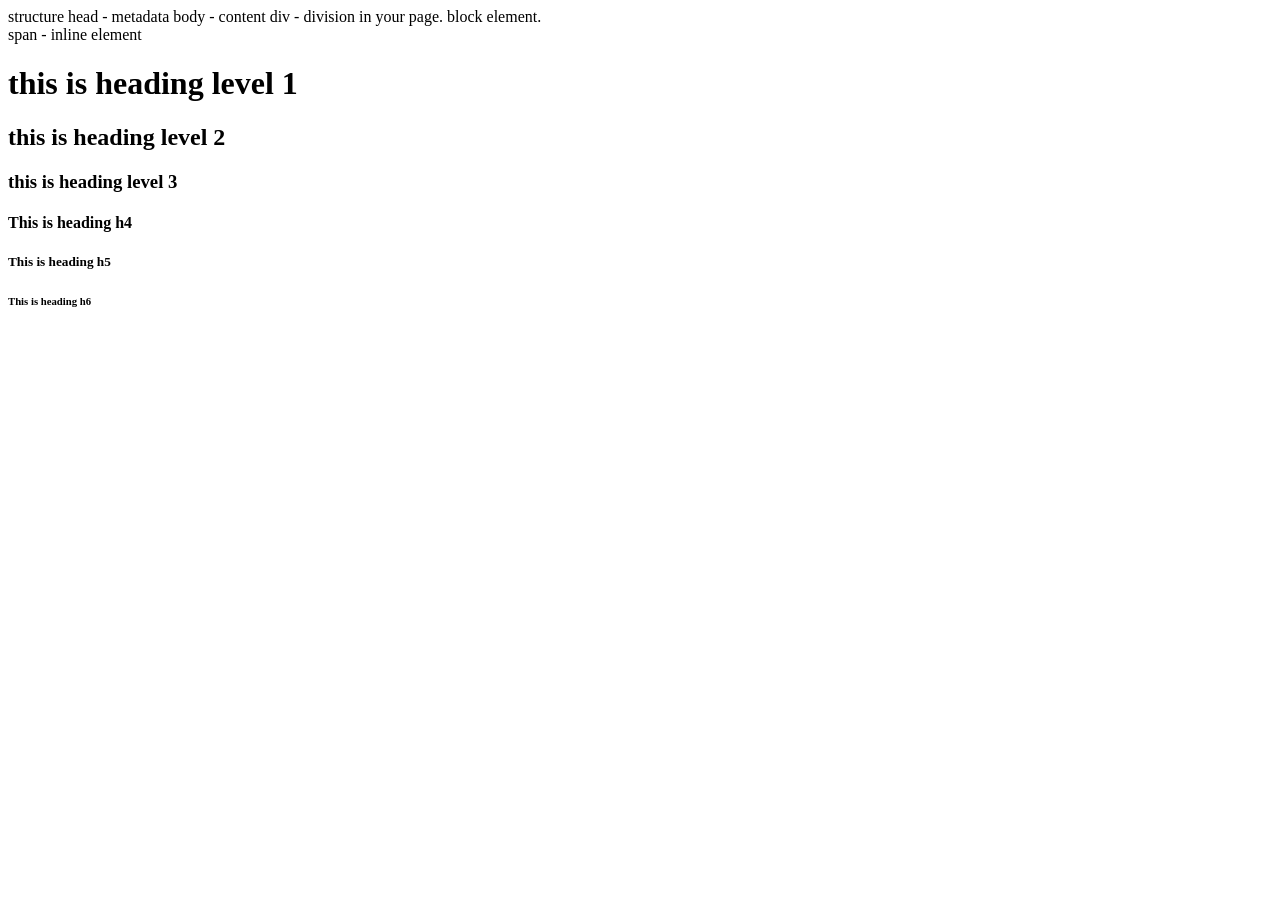
<file: class/day1/index.html>
<!doctype html>
<!-- html: hypertext markup language -->
<html>
  <head> </head>
  <body>
    <div>
      structure head - metadata body - content div - division in your page.
      block element.
    </div>
    <span>span - inline element</span>

    <h1>this is heading level 1</h1>
    <h2>this is heading level 2</h2>
    <h3>this is heading level 3</h3>
    <h4>This is heading h4</h4>
    <h5>This is heading h5</h5>
    <h6>This is heading h6</h6>

    <!-- css: Cascading style sheets -->
  </body>
</html>
</file>
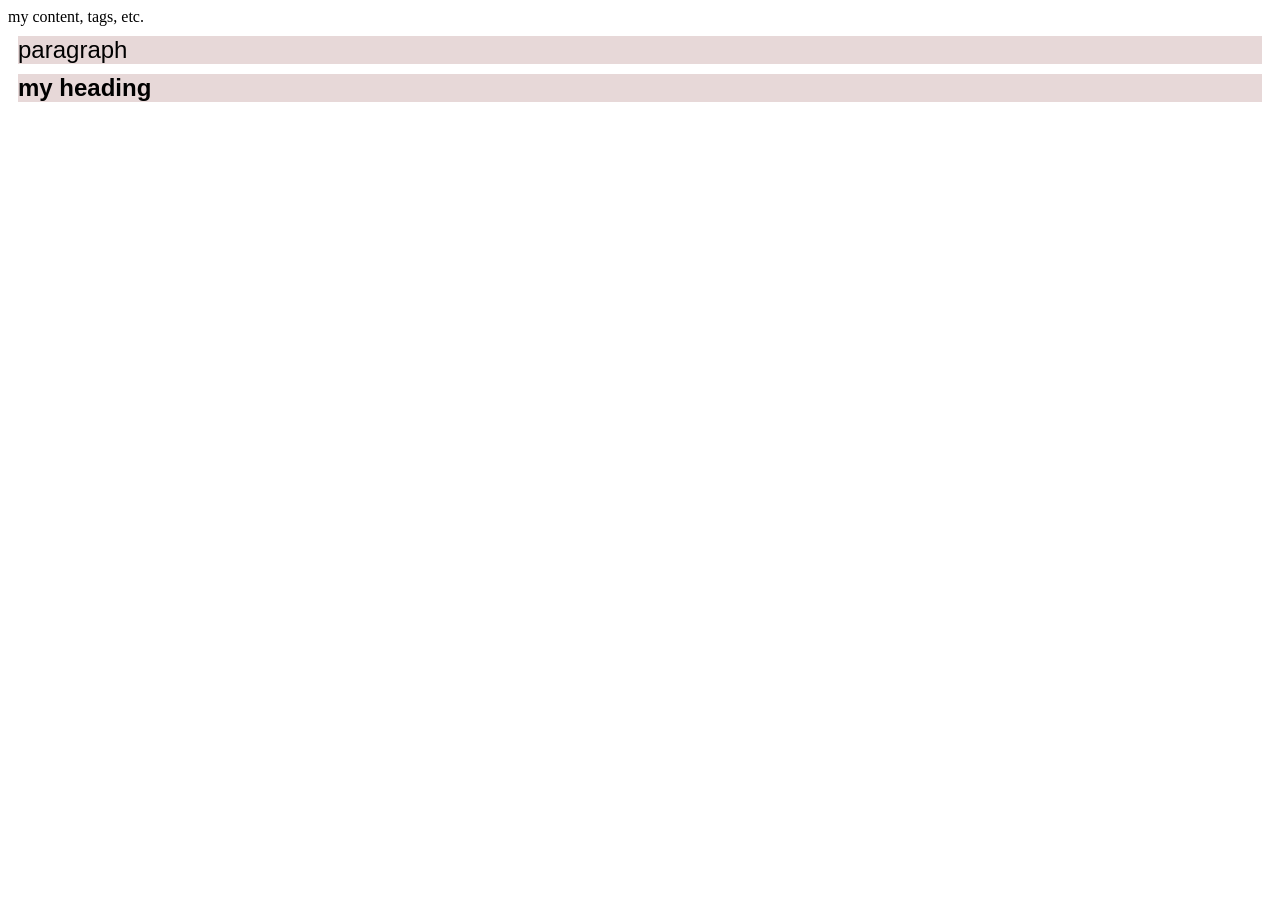
<file: class/day2/index.html>
<!doctype html>
<html lang="en">
  <head>
    <title>my website</title>
    <link rel="stylesheet" href="./styles.css" />
  </head>
  <body>
    my content, tags, etc.
    <p class="para">paragraph</p>
    <h3 class="para">my heading</h3>
  </body>
</html>
</file>
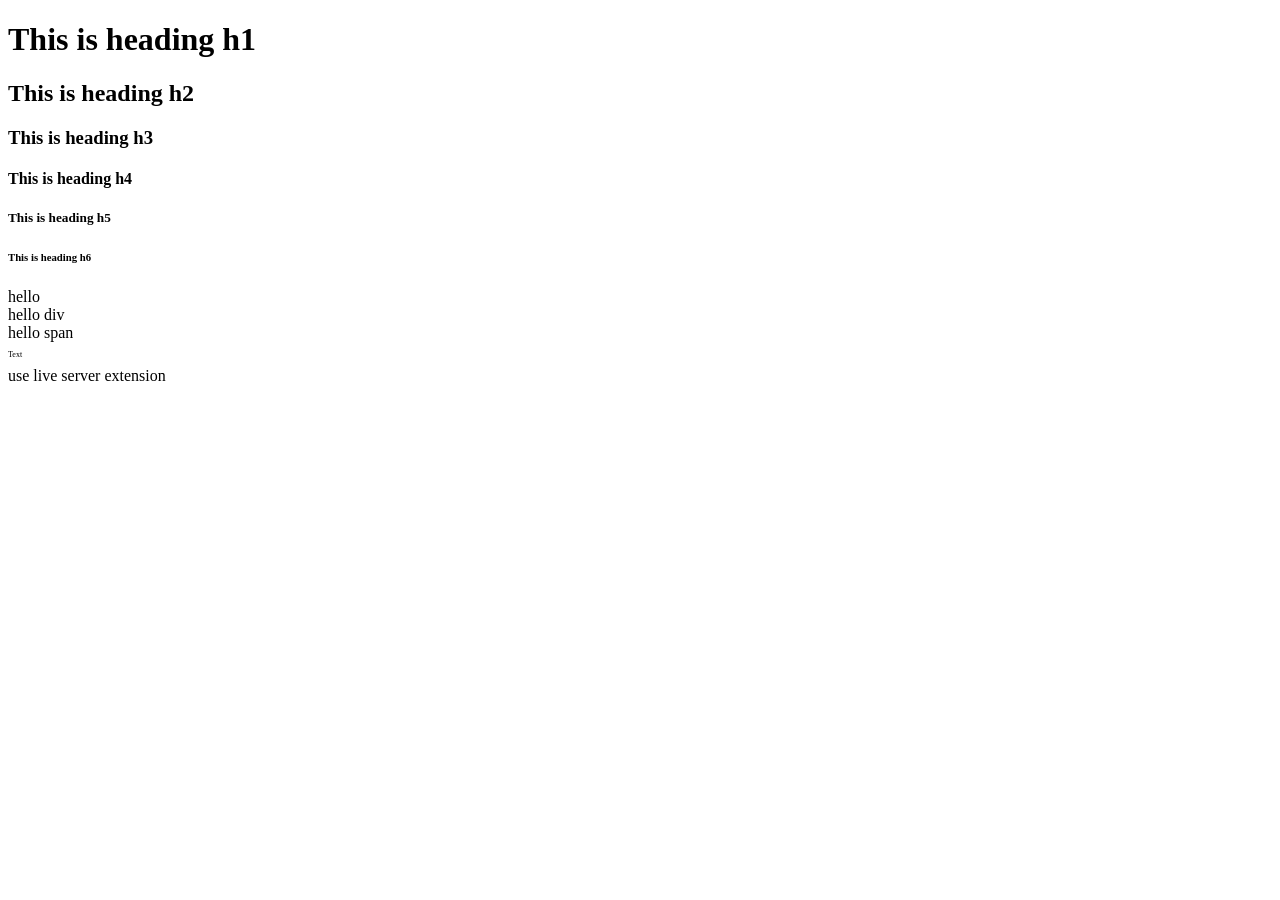
<file: tutor/day1/index.html>
<!doctype html>

<!-- heading/title tags, close it with -->
<h1>This is heading h1</h1>
<h2>This is heading h2</h2>
<h3>This is heading h3</h3>
<h4>This is heading h4</h4>
<h5>This is heading h5</h5>
<h6>This is heading h6</h6>

<!-- invalid tag, The browser will still render the content (usually like a <div> or inline element)-->
<h7>hello</h7>
<div>hello div</div>
<span>hello span</span>
<!-- p tag with inline style -->
<p style="font-size: 0.5em">Text</p>

<!-- add doctype html to top -->
<!-- <!doctype html> -->
<!-- This document follows modern HTML standards (HTML5)
 DOCTYPE declaration ensures the browser renders the page in standards-compliant mode instead of quirks mode, providing consistent layout and behavior across browsers. 
With <!DOCTYPE html>:

Browser renders page using modern CSS & layout rules
Consistent behavior across browsers

Without it:

Browser switches to Quirks Mode (old, buggy behavior)
-->

use live server extension
</file>
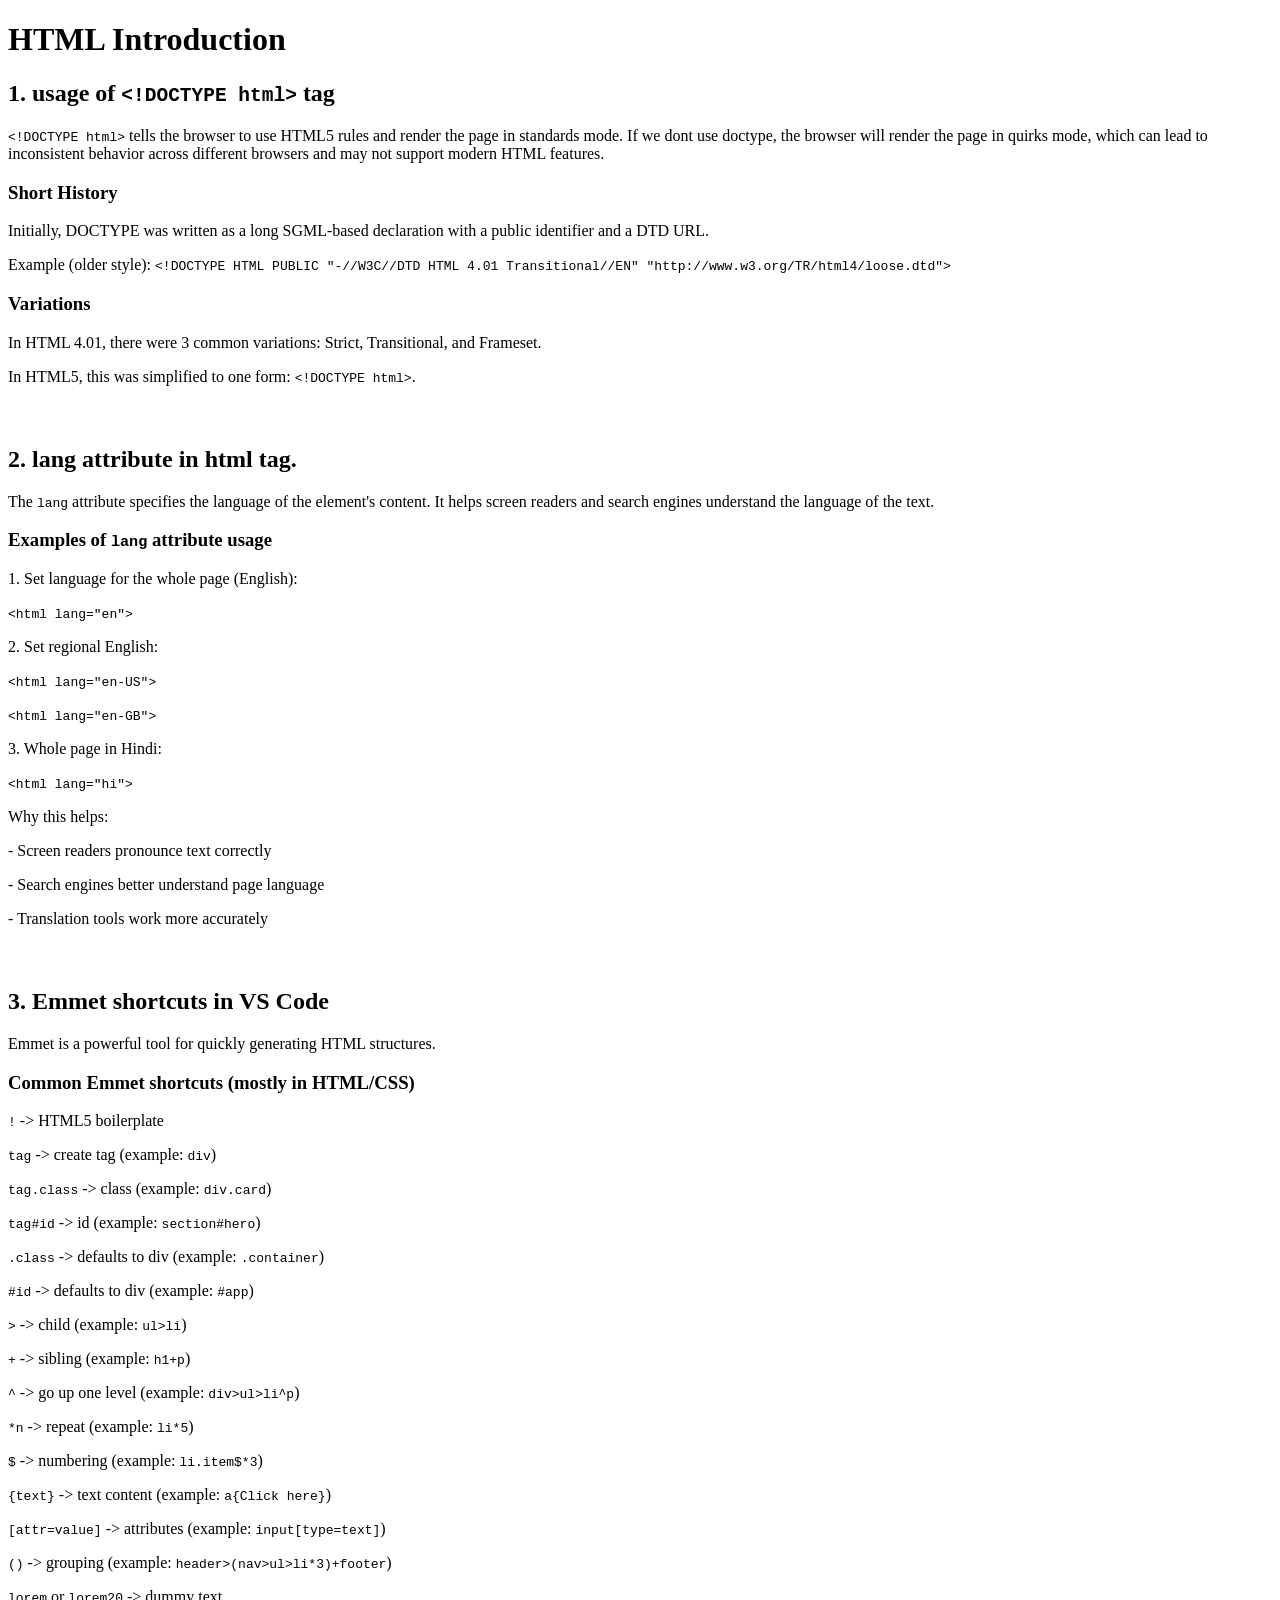
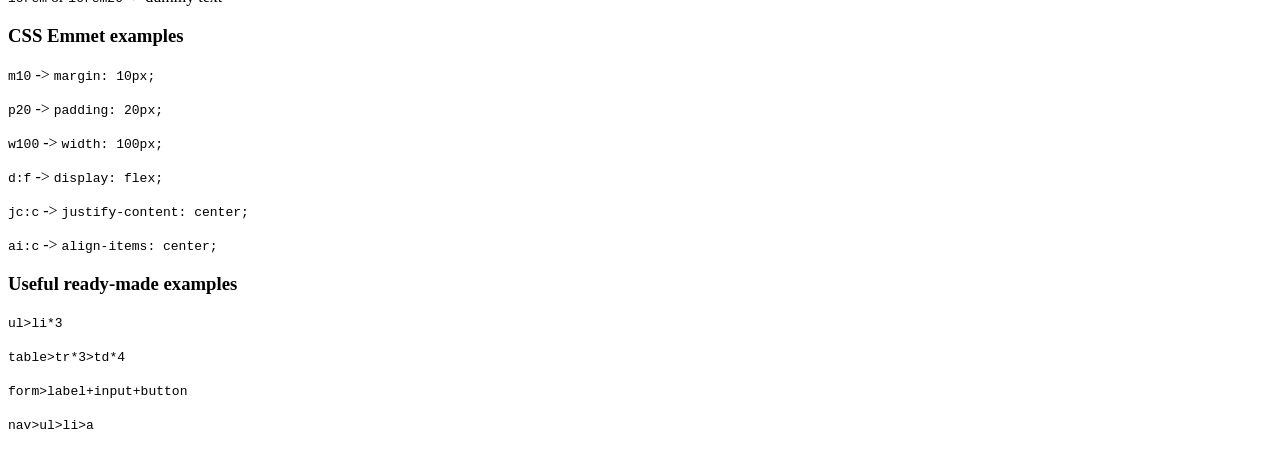
<file: tutor/day2/index.html>
<!-- 
 usage of doctype html. 
 lang attribute in html tag. usage of screen readers.
 use emmet shortcuts.
head tag (meta charset tag viewport)
self closing tags? - no children
-->
<!doctype html>
<html lang="en">
  <head>
    <meta charset="UTF-8" />
    <meta name="viewport" content="width=device-width, initial-scale=1.0" />
    <title>html introduction</title>
  </head>
  <body>
    <h1>HTML Introduction</h1>
    <section>
      <h2>1. usage of <code>&lt;!DOCTYPE html&gt;</code> tag</h2>
      <p>
        <code>&lt;!DOCTYPE html&gt;</code> tells the browser to use HTML5 rules
        and render the page in standards mode. If we dont use doctype, the
        browser will render the page in quirks mode, which can lead to
        inconsistent behavior across different browsers and may not support
        modern HTML features.
      </p>
      <h3>Short History</h3>
      <p>
        Initially, DOCTYPE was written as a long SGML-based declaration with a
        public identifier and a DTD URL.
      </p>
      <p>
        Example (older style):
        <code>
          &lt;!DOCTYPE HTML PUBLIC "-//W3C//DTD HTML 4.01 Transitional//EN"
          "http://www.w3.org/TR/html4/loose.dtd"&gt;
        </code>
      </p>
      <h3>Variations</h3>
      <p>
        In HTML 4.01, there were 3 common variations: Strict, Transitional, and
        Frameset.
      </p>
      <p>
        In HTML5, this was simplified to one form:
        <code>&lt;!DOCTYPE html&gt;</code>.
      </p>
    </section>
    <section style="margin-top: 60px">
      <h2>2. lang attribute in html tag.</h2>
      <p>
        The <code>lang</code> attribute specifies the language of the element's
        content. It helps screen readers and search engines understand the
        language of the text.
      </p>
      <h3>Examples of <code>lang</code> attribute usage</h3>
      <p>1. Set language for the whole page (English):</p>
      <p><code>&lt;html lang="en"&gt;</code></p>

      <p>2. Set regional English:</p>
      <p><code>&lt;html lang="en-US"&gt;</code></p>
      <p><code>&lt;html lang="en-GB"&gt;</code></p>

      <p>3. Whole page in Hindi:</p>
      <p><code>&lt;html lang="hi"&gt;</code></p>

      <p>Why this helps:</p>
      <p>- Screen readers pronounce text correctly</p>
      <p>- Search engines better understand page language</p>
      <p>- Translation tools work more accurately</p>
    </section>

    <section style="margin-top: 60px">
      <h2>3. Emmet shortcuts in VS Code</h2>
      <p>Emmet is a powerful tool for quickly generating HTML structures.</p>

      <h3>Common Emmet shortcuts (mostly in HTML/CSS)</h3>
      <p><code>!</code> -> HTML5 boilerplate</p>
      <p><code>tag</code> -> create tag (example: <code>div</code>)</p>
      <p><code>tag.class</code> -> class (example: <code>div.card</code>)</p>
      <p><code>tag#id</code> -> id (example: <code>section#hero</code>)</p>
      <p>
        <code>.class</code> -> defaults to div (example:
        <code>.container</code>)
      </p>
      <p><code>#id</code> -> defaults to div (example: <code>#app</code>)</p>
      <p><code>&gt;</code> -> child (example: <code>ul&gt;li</code>)</p>
      <p><code>+</code> -> sibling (example: <code>h1+p</code>)</p>
      <p>
        <code>^</code> -> go up one level (example:
        <code>div&gt;ul&gt;li^p</code>)
      </p>
      <p><code>*n</code> -> repeat (example: <code>li*5</code>)</p>
      <p><code>$</code> -> numbering (example: <code>li.item$*3</code>)</p>
      <p>
        <code>{text}</code> -> text content (example:
        <code>a{Click here}</code>)
      </p>
      <p>
        <code>[attr=value]</code> -> attributes (example:
        <code>input[type=text]</code>)
      </p>
      <p>
        <code>()</code> -> grouping (example:
        <code>header&gt;(nav&gt;ul&gt;li*3)+footer</code>)
      </p>
      <p><code>lorem</code> or <code>lorem20</code> -> dummy text</p>

      <h3>CSS Emmet examples</h3>
      <p><code>m10</code> -> <code>margin: 10px;</code></p>
      <p><code>p20</code> -> <code>padding: 20px;</code></p>
      <p><code>w100</code> -> <code>width: 100px;</code></p>
      <p><code>d:f</code> -> <code>display: flex;</code></p>
      <p><code>jc:c</code> -> <code>justify-content: center;</code></p>
      <p><code>ai:c</code> -> <code>align-items: center;</code></p>

      <h3>Useful ready-made examples</h3>
      <p><code>ul&gt;li*3</code></p>
      <p><code>table&gt;tr*3&gt;td*4</code></p>
      <p><code>form&gt;label+input+button</code></p>
      <p><code>nav&gt;ul&gt;li&gt;a</code></p>
    </section>
  </body>
</html>

<!-- code tag is used to display code snippets in a way that preserves formatting and
uses a monospace font. It is often used within paragraphs to highlight specific
code elements or examples. In the above example, we use the code tag to show the
DOCTYPE declaration and other HTML snippets clearly. -->

<!-- character entities - &lt; for <, &gt; for >, &amp; for &, &quot; for ", &#39;
for '. -->

<!-- lang attribute in html tag 
https://www.deccanchronicle.com/ https://www.bhaskar.com/ -->
</file>
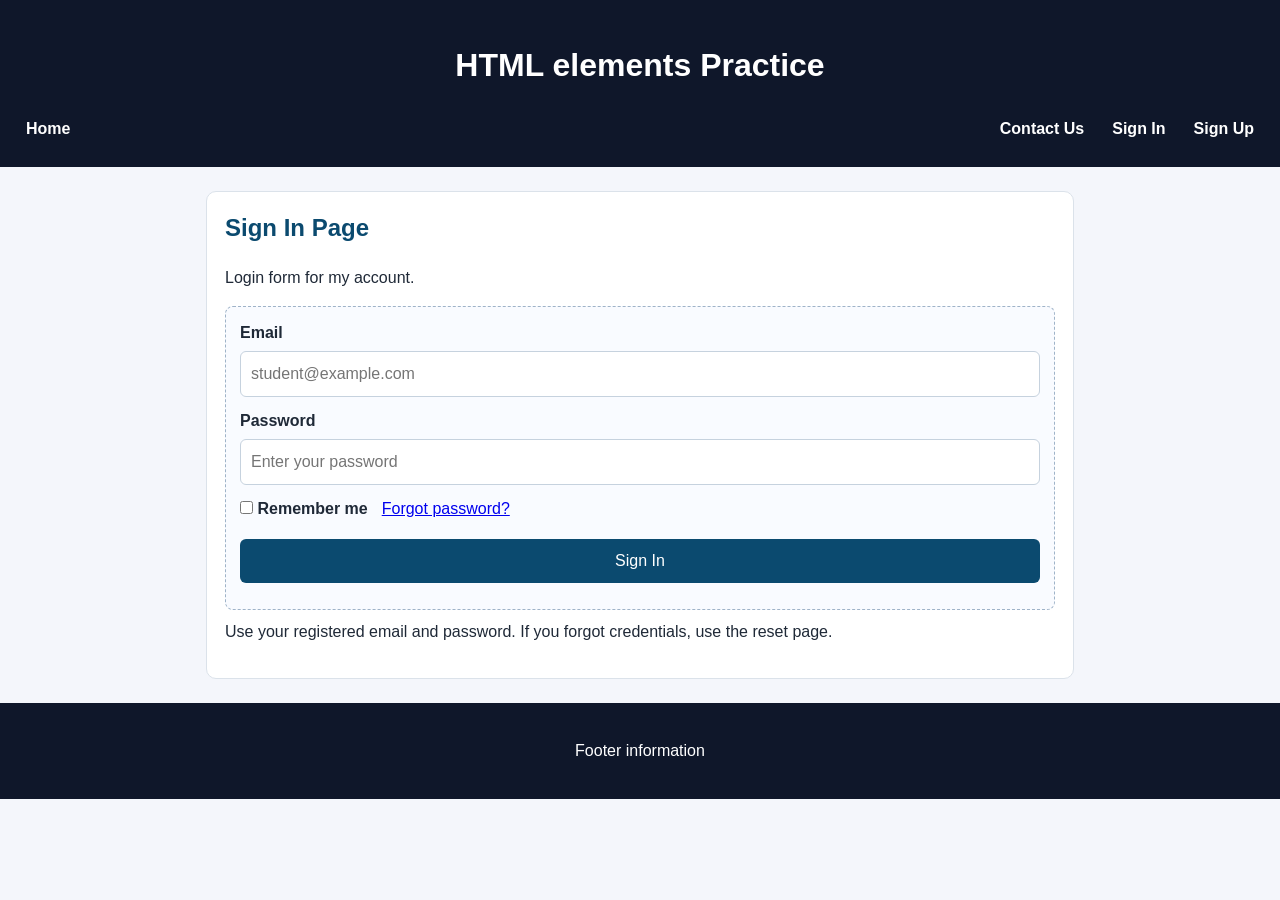
<file: projects/1-form-tasks/1-form-task-solutions/index.html>
<!doctype html>
<html lang="en">
  <head>
    <meta charset="UTF-8" />
    <meta name="viewport" content="width=device-width, initial-scale=1.0" />
    <title>html, css practice</title>
    <link rel="stylesheet" href="real-world-form-tasks-solution.css" />
  </head>
  <body>
    <header class="page-header">
      <h1>HTML elements Practice</h1>
      <nav class="main-nav" aria-label="Main navigation">
        <ul>
          <li class="nav-left"><a href="index.html">Home</a></li>
          <li><a href="#">Contact Us</a></li>
          <li><a href="index.html">Sign In</a></li>
          <li><a href="sign-up.html">Sign Up</a></li>
        </ul>
      </nav>
    </header>

    <main class="container">
      <section class="task-card" id="task-1">
        <h2>Sign In Page</h2>
        <p>Login form for my account.</p>

        <form class="form-layout" action="#" method="post">
          <label for="signin-email">Email</label>
          <input
            id="signin-email"
            type="email"
            placeholder="student@example.com"
            required
            name="my email label"
          />

          <label for="signin-password">Password</label>
          <input
            id="signin-password"
            name="signin-password"
            type="password"
            placeholder="Enter your password"
            required
          />

          <div class="inline-row">
            <label class="inline-option" for="remember-me">
              <input id="remember-me" name="remember-me" type="checkbox" />
              Remember me
            </label>
            <a href="password-reset.html">Forgot password?</a>
          </div>

          <button type="submit">Sign In</button>
        </form>

        <p class="help-text">
          Use your registered email and password. If you forgot credentials, use
          the reset page.
        </p>
      </section>
    </main>

    <footer class="page-footer">
      <p>Footer information</p>
    </footer>
  </body>
</html>
</file>
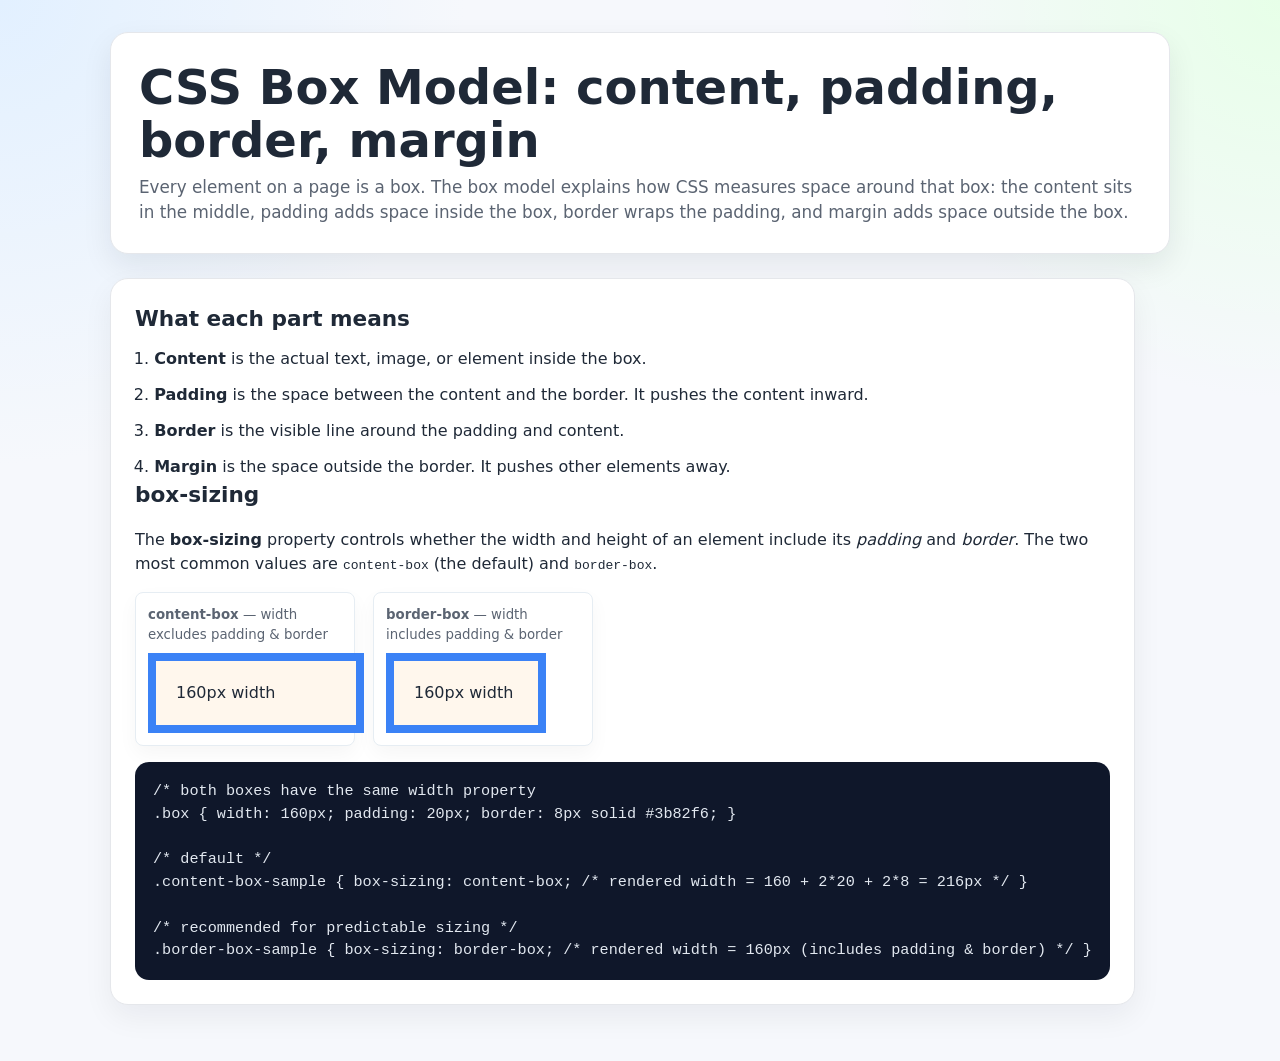
<file: class/day10: 4th-may-26/box-model-example.html>
<!doctype html>
<html lang="en">
  <head>
    <meta charset="utf-8" />
    <meta name="viewport" content="width=device-width, initial-scale=1" />
    <title>CSS Box Model Demo</title>
    <style>
      :root {
        --bg: #f6f8fc;
        --text: #1f2937;
        --muted: #5b6472;
        --surface: #ffffff;
      }

      * {
        box-sizing: border-box;
      }

      body {
        margin: 0;
        font-family:
          system-ui,
          -apple-system,
          "Segoe UI",
          Roboto,
          sans-serif;
        color: var(--text);
        background:
          radial-gradient(circle at top left, #e2f0ff 0, transparent 28%),
          radial-gradient(circle at top right, #e7ffe8 0, transparent 24%),
          var(--bg);
        line-height: 1.5;
      }

      .page {
        max-width: 1100px;
        margin: 0 auto;
        padding: 32px 20px 48px;
      }

      header {
        background: var(--surface);
        border: 1px solid #e5e7eb;
        border-radius: 18px;
        padding: 28px;
        box-shadow: 0 12px 30px rgba(15, 23, 42, 0.08);
      }

      h1 {
        margin: 0 0 8px;
        font-size: clamp(2rem, 4vw, 3rem);
        line-height: 1.1;
      }

      .lead {
        margin: 0;
        color: var(--muted);
        font-size: 1.05rem;
      }

      .grid {
        display: grid;
        grid-template-columns: 1.15fr 0.85fr;
        gap: 24px;
        margin-top: 24px;
      }

      .card {
        background: var(--surface);
        border: 1px solid #e5e7eb;
        border-radius: 18px;
        padding: 24px;
        box-shadow: 0 12px 30px rgba(15, 23, 42, 0.06);
      }

      h2 {
        margin: 0 0 12px;
        font-size: 1.35rem;
      }

      .explain-list {
        margin: 0;
        padding-left: 1.2rem;
      }

      .explain-list li + li {
        margin-top: 12px;
      }

      .code-block {
        margin: 16px 0 0;
        background: #0f172a;
        color: #e2e8f0;
        padding: 18px;
        border-radius: 14px;
        overflow-x: auto;
        font-size: 0.95rem;
      }

      .code-block code {
        font-family:
          ui-monospace, SFMono-Regular, Consolas, "Liberation Mono", monospace;
      }

      /* Box-sizing demo styles */
      .box-samples {
        display: flex;
        gap: 18px;
        align-items: start;
        margin-top: 16px;
        flex-wrap: wrap;
      }

      .sample {
        width: 220px;
        background: #ffffff;
        border-radius: 8px;
        border: 1px solid #e6edf3;
        padding: 12px;
        box-shadow: 0 8px 20px rgba(2, 6, 23, 0.04);
      }

      .sample .box {
        width: 160px;
        padding: 20px;
        border: 8px solid #3b82f6;
        background: #fff7ed;
        margin: 8px 0 0;
      }

      .sample small {
        display: block;
        color: var(--muted);
      }

      @media (max-width: 860px) {
        .grid {
          grid-template-columns: 1fr;
        }
      }
    </style>
  </head>
  <body>
    <main class="page">
      <header>
        <h1>CSS Box Model: content, padding, border, margin</h1>
        <p class="lead">
          Every element on a page is a box. The box model explains how
          <span> CSS </span>
          measures space around that box: the content sits in the middle,
          padding adds space inside the box, border wraps the padding, and
          margin adds space outside the box.
        </p>
      </header>

      <section class="grid" aria-label="CSS box model explanation and demo">
        <article class="card">
          <h2>What each part means</h2>
          <ol class="explain-list">
            <li>
              <strong>Content</strong> is the actual text, image, or element
              inside the box.
            </li>
            <li>
              <strong>Padding</strong> is the space between the content and the
              border. It pushes the content inward.
            </li>
            <li>
              <strong>Border</strong> is the visible line around the padding and
              content.
            </li>
            <li>
              <strong>Margin</strong> is the space outside the border. It pushes
              other elements away.
            </li>
          </ol>

          <h2>box-sizing</h2>
          <p>
            The <strong>box-sizing</strong> property controls whether the width
            and height of an element include its <em>padding</em> and
            <em>border</em>. The two most common values are
            <code>content-box</code> (the default) and <code>border-box</code>.
          </p>

          <div class="box-samples" aria-hidden="false">
            <div class="sample" aria-label="content-box example">
              <small
                ><strong>content-box</strong> — width excludes padding &
                border</small
              >
              <div
                class="box content-box-sample"
                style="box-sizing: content-box"
              >
                160px width
              </div>
            </div>

            <div class="sample" aria-label="border-box example">
              <small
                ><strong>border-box</strong> — width includes padding &
                border</small
              >
              <div class="box border-box-sample" style="box-sizing: border-box">
                160px width
              </div>
            </div>
          </div>

          <pre
            class="code-block"
            aria-hidden="false"
          ><code>/* both boxes have the same width property
.box { width: 160px; padding: 20px; border: 8px solid #3b82f6; }

/* default */
.content-box-sample { box-sizing: content-box; /* rendered width = 160 + 2*20 + 2*8 = 216px */ }

/* recommended for predictable sizing */
.border-box-sample { box-sizing: border-box; /* rendered width = 160px (includes padding & border) */ }</code></pre>
        </article>
      </section>
    </main>
  </body>
</html>
</file>
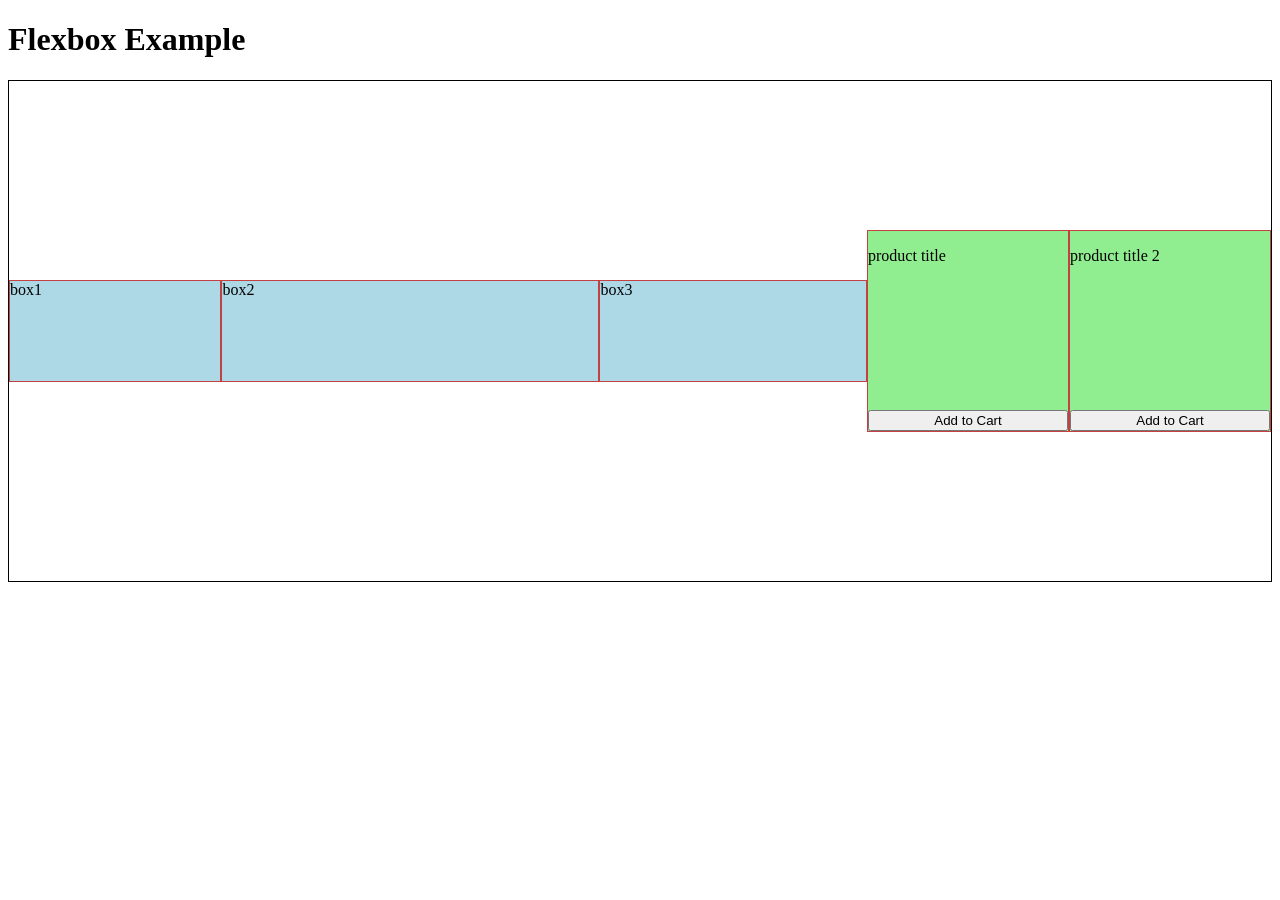
<file: class/day12-6th-may-26/flexbox.html>
<!doctype html>
<html lang="en">
  <head>
    <meta charset="UTF-8" />
    <meta name="viewport" content="width=device-width, initial-scale=1.0" />
    <title>flexbox css</title>
    <style>
      .container {
        /* your parent sets your layout, not yourself */
        display: flex;
        /* flex-wrap: wrap; */
        height: 500px;

        border: 1px solid black;
        /* play with jc. with few boxes and hardocoded height if needed*/
        justify-content: flex-start;
      }
      .box {
        width: 100px;
        height: 100px;
        background-color: lightblue;
        border: 1px solid rgb(197, 64, 64);
      }

      .reverse {
        flex-direction: row-reverse;
      }
      .column {
        flex-direction: column;
      }
      .alignItems {
        /* vertically center a div. 
        search: vertically center CSS
        https://stackoverflow.com/questions/396145/how-can-i-vertically-center-a-div-element-for-all-browsers-using-css 
        */

        align-items: center;
        /* 
        have fixed height of the container and
         remove the heights from the boxes or it overrules the stretch. 
         Stretch makes the interior tags stretch to fit whatever container they're put in 
         (unless they're limited by a height already.) 

         ex: product cards height.
        */
        /* align-items: stretch; */
      }

      /* 
      flex grow - determines the proportional size of flex items relative to each other. 
      A flex-grow value of 5 will make an item 5 times larger than an item with a flex-grow value of 1.
       */
      .box1 {
        flex-grow: 2;
      }
      .box2 {
        flex-grow: 5;
      }
      .box3 {
        flex-grow: 3;
      }

      /* example of product card */
      .product-card {
        width: 200px;
        height: 200px;
        background-color: lightgreen;

        display: flex;
        flex-direction: column;
        justify-content: space-between;
      }
    </style>
  </head>
  <body>
    <div>
      <h1>Flexbox Example</h1>
    </div>
    <div class="container alignItems">
      <div class="box box1" tabindex="0">box1</div>
      <div class="box box2" tabindex="0">box2</div>
      <div class="box box3" tabindex="0">box3</div>
      <!-- <div class="box">box4</div>
      <div class="box">box5</div>
      <div class="box">box6</div>
      <div class="box">box7</div>
      <div class="box">box8</div>
      <div class="box">box9</div> -->

      <!-- <div class="box">box10</div> -->

      <div class="box product-card">
        <p>product title</p>
        <button>Add to Cart</button>
      </div>
      <div class="box product-card">
        <p>product title 2</p>
        <button>Add to Cart</button>
      </div>
    </div>
  </body>
</html>
</file>
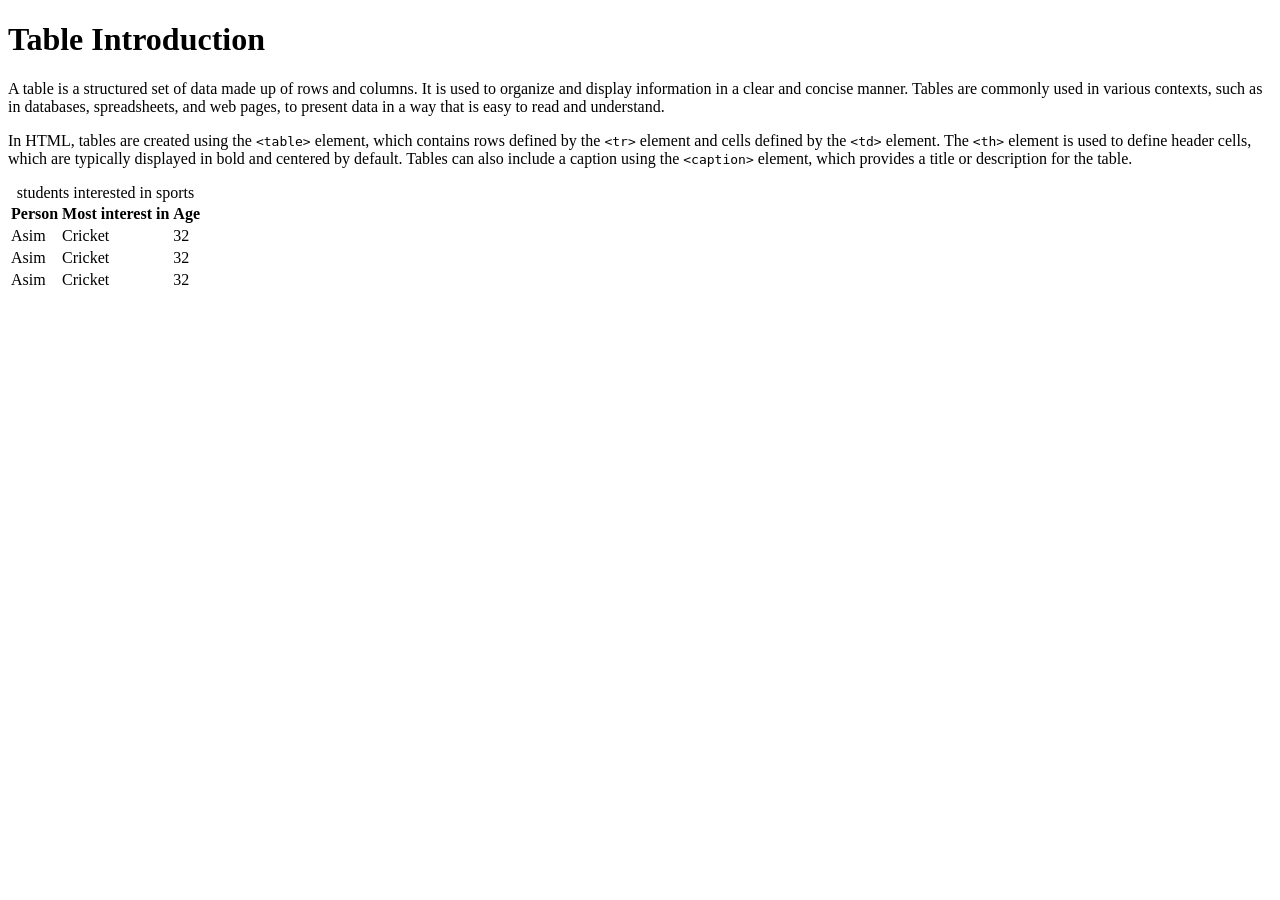
<file: class/day15-12th-may-26/table-intro.html>
<!doctype html>
<html lang="en">
  <head>
    <meta charset="UTF-8" />
    <meta name="viewport" content="width=device-width, initial-scale=1.0" />
    <title>table intro</title>
  </head>
  <body>
    <h1>Table Introduction</h1>
    <p>
      A table is a structured set of data made up of rows and columns. It is
      used to organize and display information in a clear and concise manner.
      Tables are commonly used in various contexts, such as in databases,
      spreadsheets, and web pages, to present data in a way that is easy to read
      and understand.
    </p>
    <p>
      In HTML, tables are created using the <code>&lt;table&gt;</code> element,
      which contains rows defined by the <code>&lt;tr&gt;</code> element and
      cells defined by the <code>&lt;td&gt;</code> element. The
      <code>&lt;th&gt;</code>
      element is used to define header cells, which are typically displayed in
      bold and centered by default. Tables can also include a caption using the
      <code>&lt;caption&gt;</code> element, which provides a title or
      description for the table.
    </p>

    <table>
      <caption>
        students interested in sports
      </caption>
      <tr>
        <th>Person</th>
        <th>Most interest in</th>
        <th>Age</th>
      </tr>
      <tr>
        <td>Asim</td>
        <td>Cricket</td>
        <td>32</td>
      </tr>
      <tr>
        <td>Asim</td>
        <td>Cricket</td>
        <td>32</td>
      </tr>
      <tr>
        <td>Asim</td>
        <td>Cricket</td>
        <td>32</td>
      </tr>
    </table>
  </body>
</html>
</file>
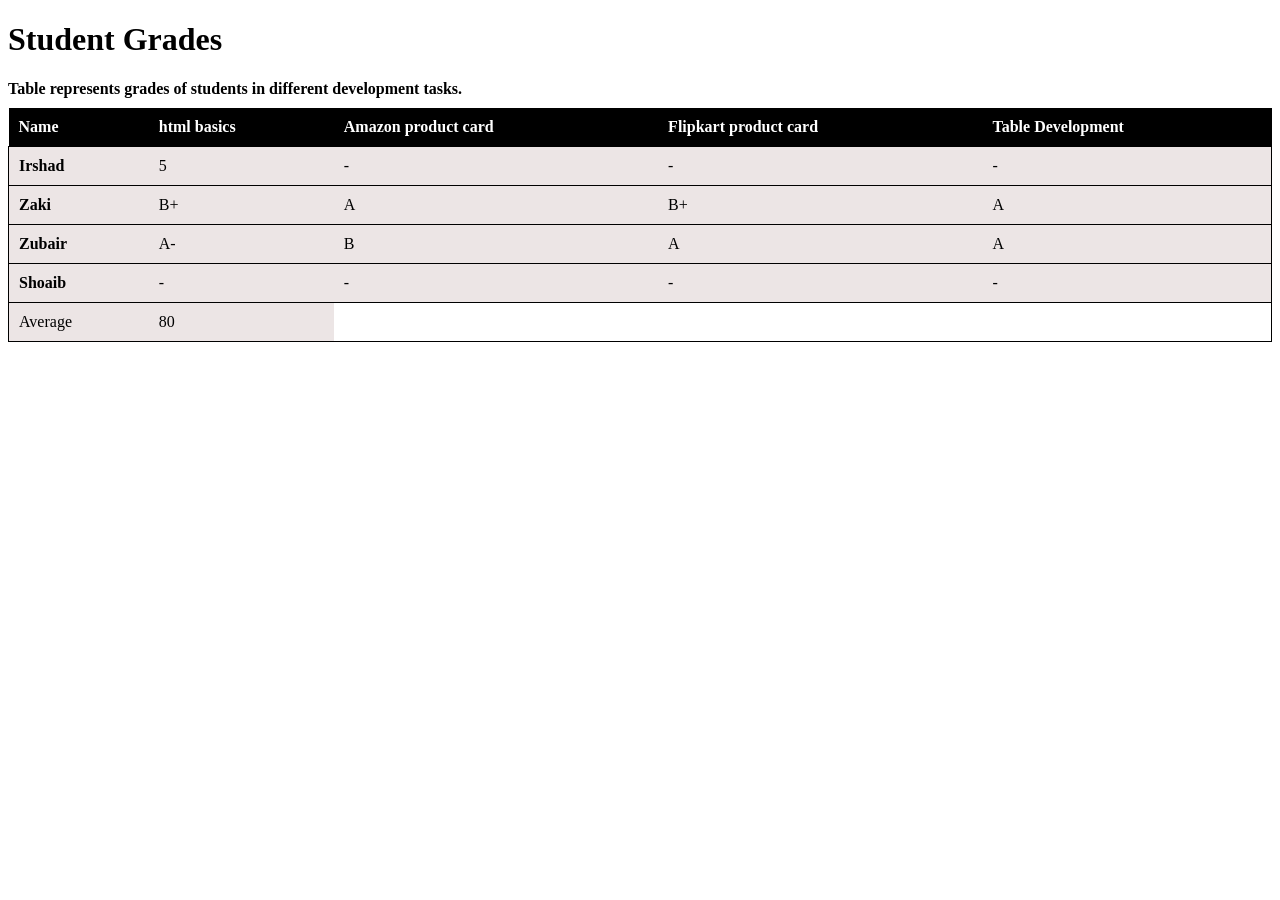
<file: class/day16-13th-may-26/grades.html>
<!doctype html>
<html lang="en">
  <head>
    <meta charset="UTF-8" />
    <meta name="viewport" content="width=device-width, initial-scale=1.0" />
    <title>Student Grades</title>
    <link rel="stylesheet" href="./grades.css" />
  </head>
  <body>
    <h1>Student Grades</h1>

    <table>
      <caption>
        Table represents grades of students in different development tasks.
      </caption>
      <colgroup>
        <col class="column-1" />
        <col class="column-2" />
        <col class="column-3" />
        <col class="column-4" />
        <col class="column-5" />
      </colgroup>
      <thead>
        <tr>
          <th>Name</th>
          <th>html basics</th>
          <th>Amazon product card</th>
          <th>Flipkart product card</th>
          <th>Table Development</th>
        </tr>
      </thead>
      <tbody>
        <tr>
          <th>Irshad</th>
          <td>5</td>
          <td>-</td>
          <td>-</td>
          <td>-</td>
        </tr>
        <tr>
          <th>Zaki</th>
          <td>B+</td>
          <td>A</td>
          <td>B+</td>
          <td>A</td>
        </tr>
        <tr>
          <th>Zubair</th>
          <td>A-</td>
          <td>B</td>
          <td>A</td>
          <td>A</td>
        </tr>
        <tr>
          <th>Shoaib</th>
          <td>-</td>
          <td>-</td>
          <td>-</td>
          <td>-</td>
        </tr>
      </tbody>
      <tfoot>
        <tr>
          <td rowspan="2">Average</td>
          <td rowspan="4">80</td>
        </tr>
      </tfoot>
    </table>
  </body>
</html>
</file>
<file: class/day2/styles.css>
.para {
  background-color: rgb(231, 216, 216);
  font-size: x-large;
  margin: 10px;
  margin-top: 10px;
  font-family: "Gill Sans", "Gill Sans MT", Calibri, "Trebuchet MS", sans-serif;
}
</file>
<file: projects/1-form-tasks/1-form-task-solutions/real-world-form-tasks-solution.css>
* {
  box-sizing: border-box;
}

body {
  margin: 0;
  font-family: "Segoe UI", Tahoma, sans-serif;
  background: #f4f6fb;
  color: #1f2937;
  line-height: 1.5;
}

.page-header,
.page-footer {
  text-align: center;
  background: #0f172a;
  color: #ffffff;
  padding: 20px 16px;
}

.main-nav {
  margin-top: 12px;
}

.main-nav ul {
  list-style: none;
  margin: 0;
  padding: 0;
  display: flex;
  align-items: center;
  gap: 8px;
}

.main-nav .nav-left {
  margin-right: auto;
}

.main-nav a {
  display: inline-block;
  color: #ffffff;
  text-decoration: none;
  font-weight: 600;
  padding: 6px 10px;
  border-radius: 6px;
}

.main-nav a:hover {
  background: #1e293b;
}

.container {
  max-width: 900px;
  margin: 24px auto;
  padding: 0 16px;
}

.task-card {
  background: #ffffff;
  border: 1px solid #dbe2ea;
  border-radius: 10px;
  padding: 18px;
  margin-bottom: 18px;
}

.task-card h2 {
  margin-top: 0;
  color: #0b4a6f;
}

.form-layout {
  border: 1px dashed #9fb3c8;
  border-radius: 8px;
  padding: 14px;
  background: #f9fbff;
}

.form-layout label {
  font-weight: 600;
  display: block;
}

.form-layout input,
.form-layout select,
.form-layout textarea,
.form-layout button {
  width: 100%;
  padding: 10px;
  margin-top: 6px;
  margin-bottom: 12px;
  border: 1px solid #c6d2de;
  border-radius: 6px;
  font: inherit;
}

.inline-row {
  display: flex;
  align-items: center;
  gap: 14px;
  flex-wrap: wrap;
  margin-bottom: 12px;
}

.inline-option {
  display: inline-flex;
  align-items: center;
  gap: 6px;
  font-weight: 500;
}

.form-layout input[type="checkbox"],
.form-layout input[type="radio"] {
  width: auto;
  margin: 0;
}

.form-layout button {
  background: #0b4a6f;
  color: #ffffff;
  border: none;
  cursor: pointer;
}

.subhead {
  margin: 4px 0 8px;
  font-weight: 600;
}

.help-text {
  margin-top: 10px;
}
</file>
<file: class/day16-13th-may-26/grades.css>
table {
  width: 100%;
  border-collapse: collapse;
}

th,
td {
  padding: 10px;
  text-align: left;
}

thead th {
  background-color: black;
  color: white;
}

tfoot,
tbody tr {
  border: 1px solid black;
  background-color: rgb(236 229 229);
}
tbody tr:hover {
  background: lightblue;
}

tbody tr td:first-child {
  background-color: rgb(195 213 230);
}

caption {
  /* caption-side: bottom; */
  font-weight: bold;
  margin-bottom: 10px;
  text-align: left;
}
</file>
